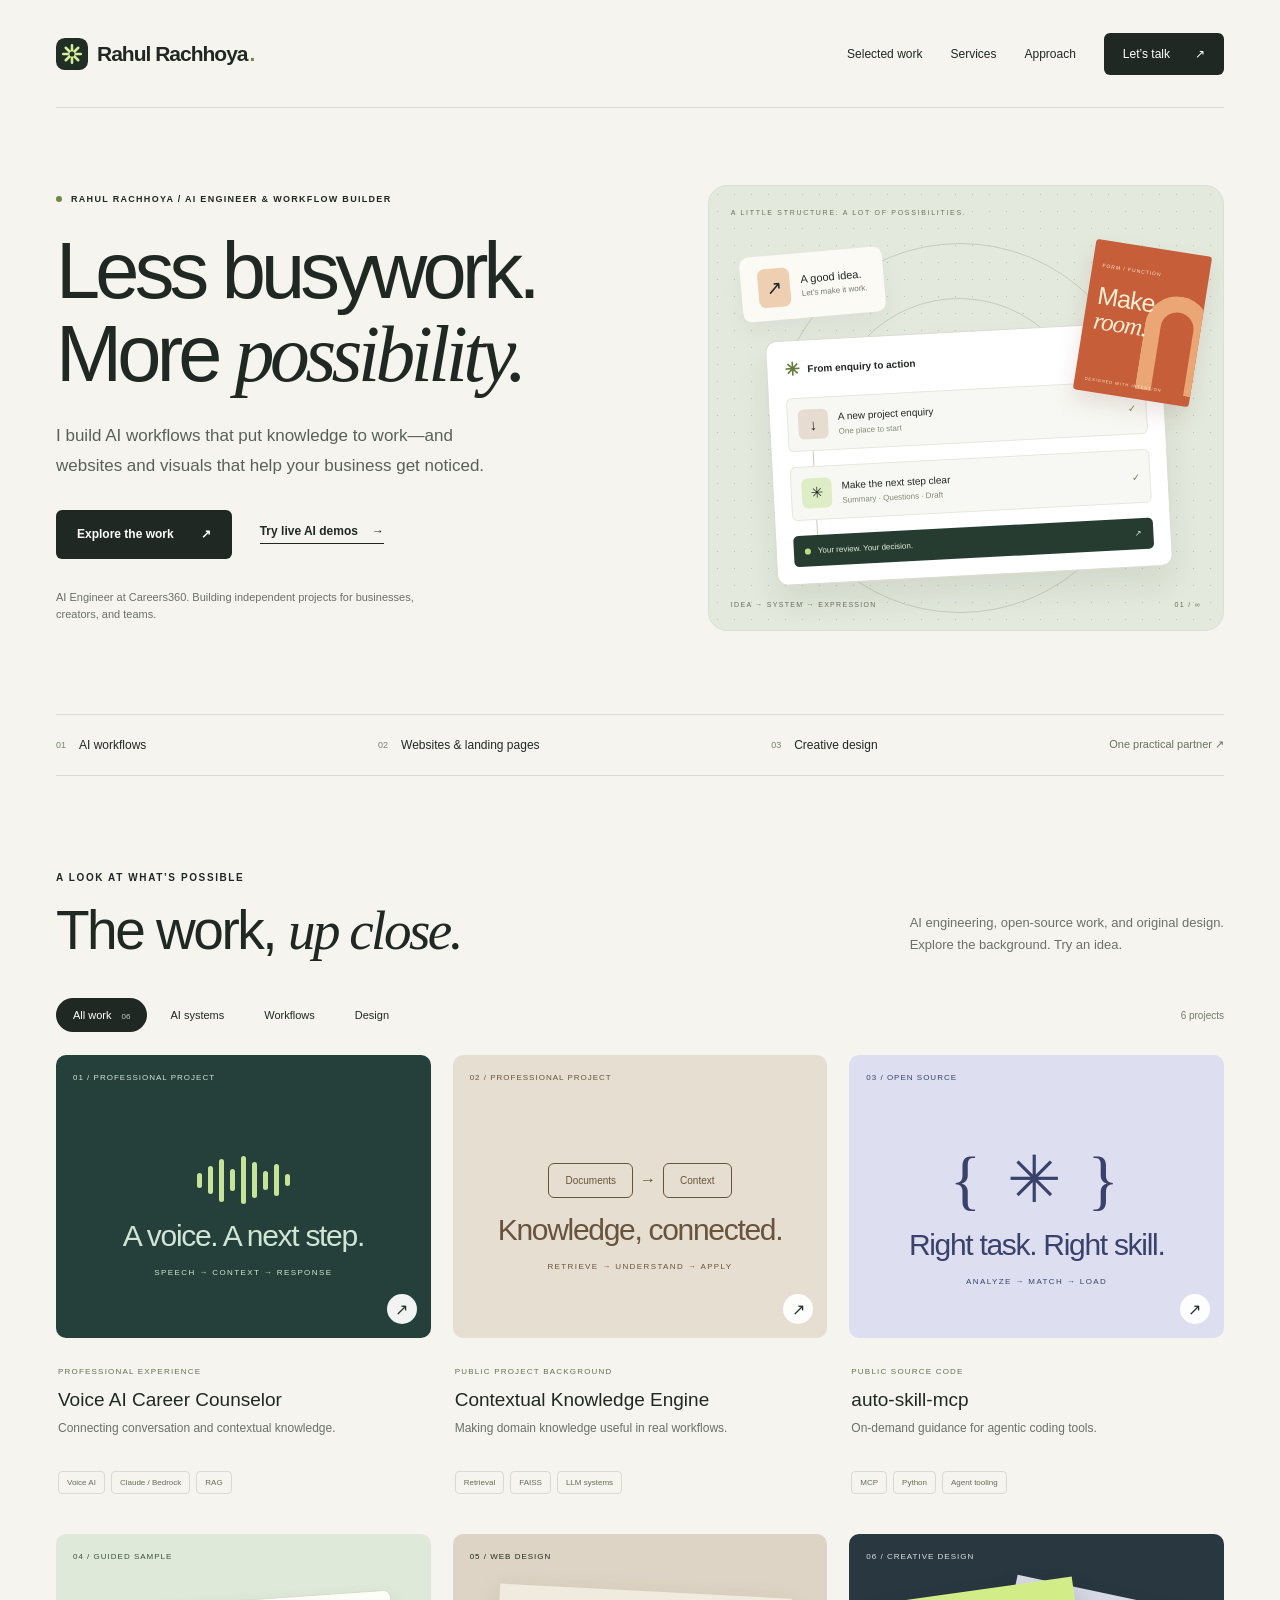
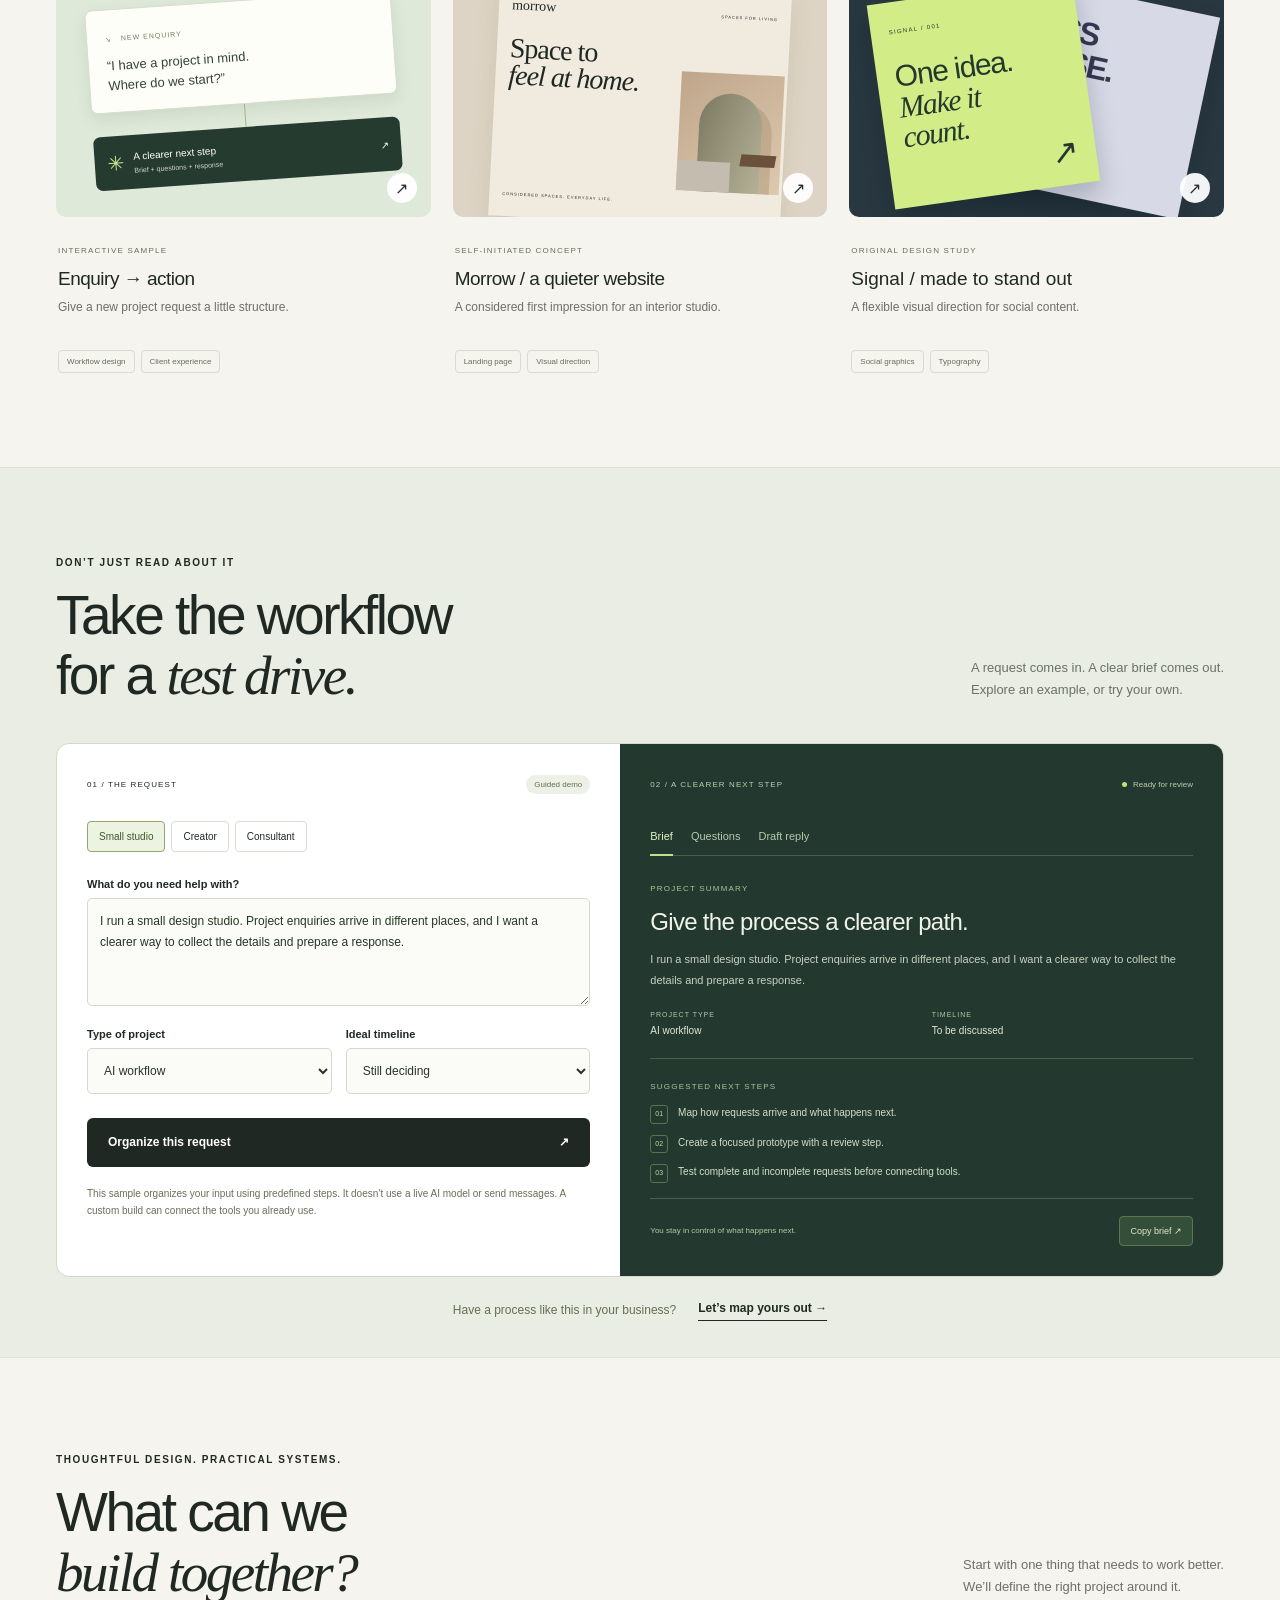
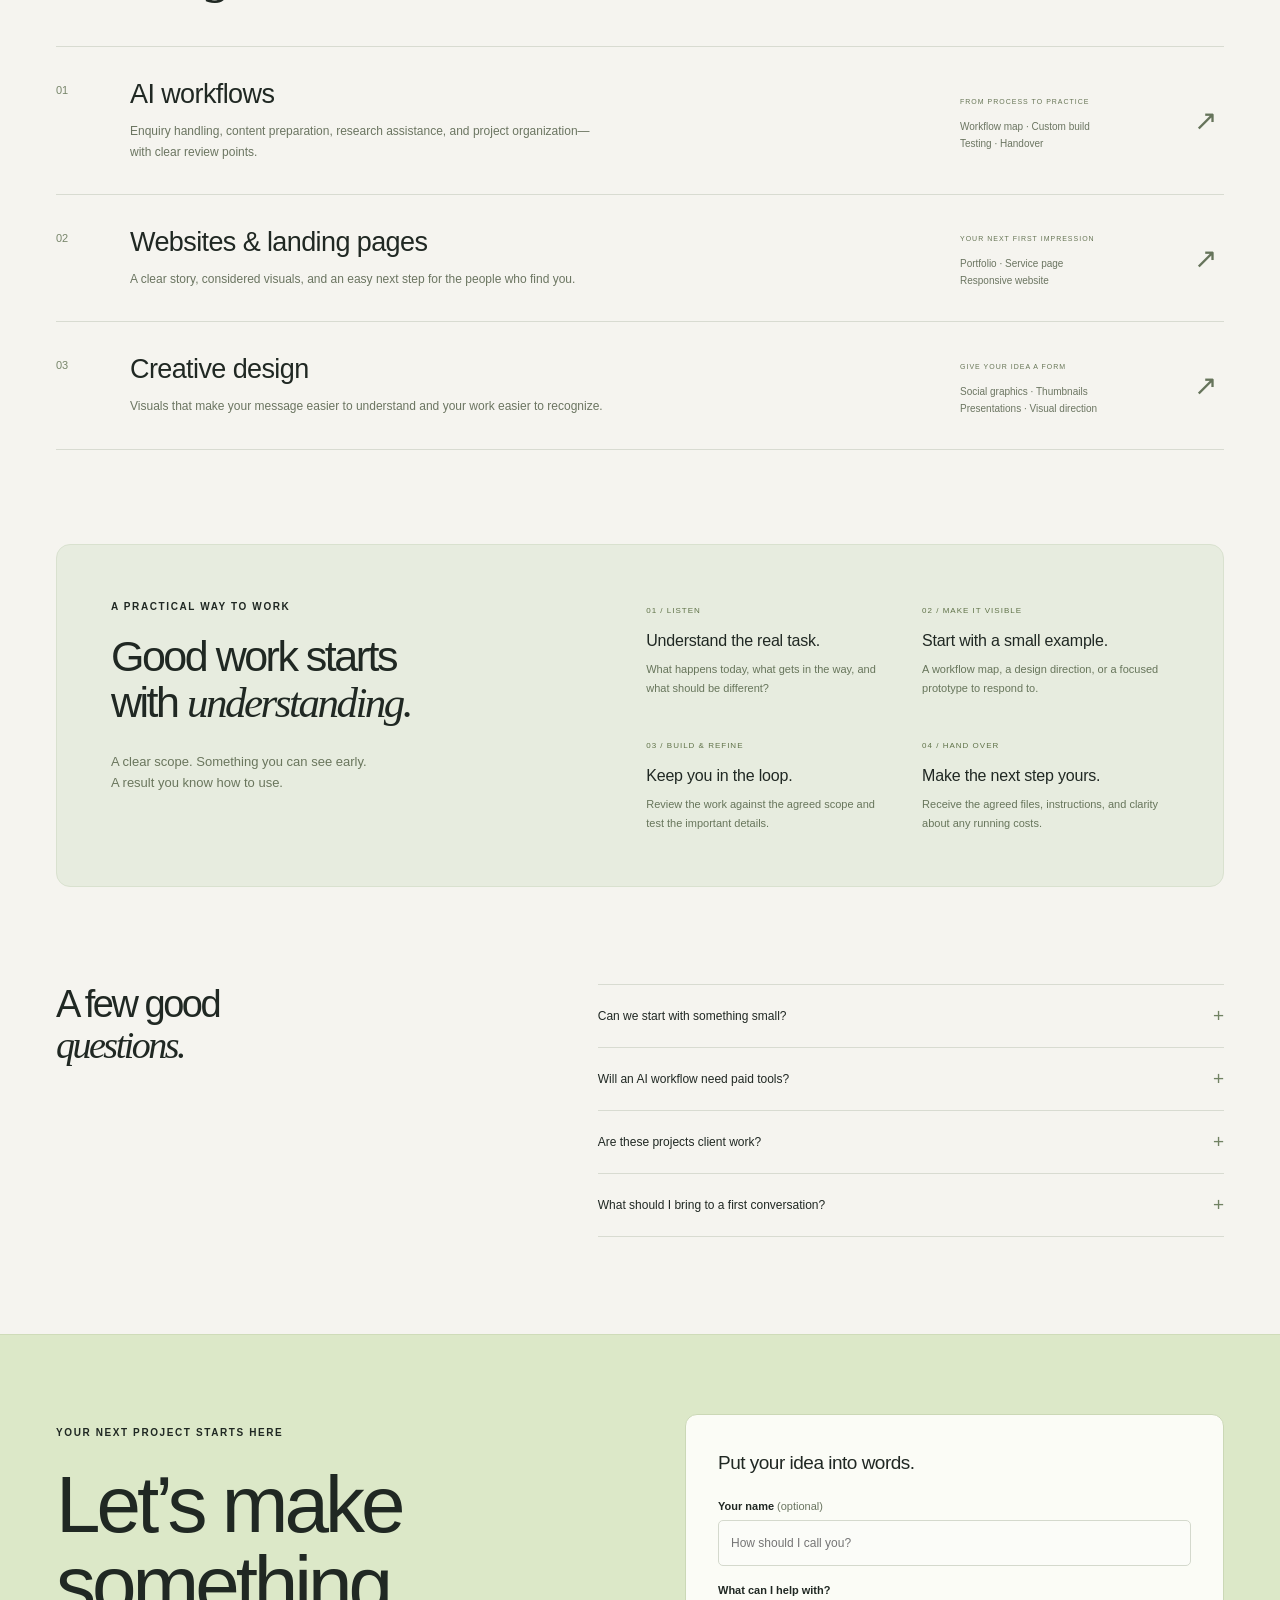
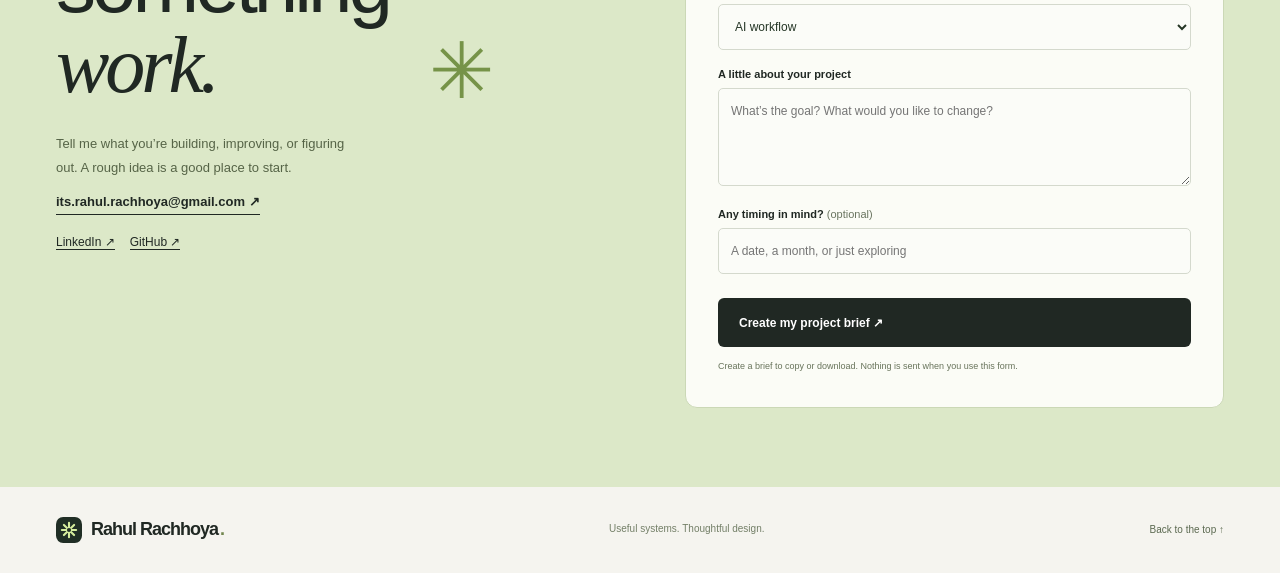
<file: index.html>
<!doctype html>
<html lang="en">
<head>
  <meta charset="UTF-8">
  <meta name="viewport" content="width=device-width, initial-scale=1">
  <meta name="theme-color" content="#f5f4ef">
  <meta name="description" content="Custom AI workflows, thoughtful websites, and creative design. Explore original work, try an enquiry workflow, and put your next project into words.">
  <title>Rahul Rachhoya — AI Workflows & Creative Design</title>
  <link rel="icon" href="assets/mark.svg" type="image/svg+xml">
  <link rel="stylesheet" href="styles.css">
  <script src="profile.js" defer></script>
  <script src="app.js" defer></script>
</head>
<body>
  <a class="skip-link" href="#main">Skip to content</a>
  <header class="site-header wrap">
    <a class="wordmark" href="#" aria-label="Home"><img src="assets/mark.svg" alt="" width="32" height="32"><span data-profile-name>Rahul Rachhoya</span><span class="wordmark-dot">.</span></a>
    <nav aria-label="Main navigation"><a href="#work">Selected work</a><a href="#services">Services</a><a href="#approach">Approach</a><a class="nav-cta" href="#start">Let’s talk <span aria-hidden="true">↗</span></a></nav>
  </header>
  <main id="main">
    <section class="hero wrap" aria-labelledby="hero-title">
      <div class="hero-copy">
        <p class="eyebrow"><span class="status-dot"></span> RAHUL RACHHOYA / AI ENGINEER & WORKFLOW BUILDER</p>
        <h1 id="hero-title">Less busywork.<br>More <em>possibility.</em></h1>
        <p class="hero-description">I build AI workflows that put knowledge to work—and websites and visuals that help your business get noticed.</p>
        <div class="hero-actions"><a class="button button-dark" href="#work">Explore the work <span aria-hidden="true">↗</span></a><a class="text-link" href="https://rahulrachhoya.is-a.dev/rahul-ai-lab/">Try live AI demos <span aria-hidden="true">→</span></a></div>
        <p class="hero-footnote">AI Engineer at Careers360. Building independent projects for businesses, creators, and teams.</p>
      </div>
      <div class="hero-art" role="img" aria-label="A project request becoming an organized plan, alongside an original design concept.">
        <div class="art-coordinate">A LITTLE STRUCTURE. A LOT OF POSSIBILITIES.</div>
        <div class="art-orbit orbit-one"></div><div class="art-orbit orbit-two"></div>
        <div class="float-note"><span class="note-icon">↗</span><div>A good idea.<small>Let’s make it work.</small></div></div>
        <div class="workflow-art">
          <div class="art-card-top"><span class="mini-mark">✳</span><span>From enquiry to action</span><span class="art-dots">•••</span></div>
          <div class="art-step"><span class="step-symbol">↓</span><div>A new project enquiry<small>One place to start</small></div><span class="step-check">✓</span></div>
          <div class="art-connector"></div>
          <div class="art-step"><span class="step-symbol green">✳</span><div>Make the next step clear<small>Summary · Questions · Draft</small></div><span class="step-check">✓</span></div>
          <div class="art-connector"></div>
          <div class="art-review"><span class="status-dot"></span>Your review. Your decision.<span>↗</span></div>
        </div>
        <div class="design-tile"><span>FORM / FUNCTION</span><strong>Make<br><em>room.</em></strong><div class="tile-arch"></div><small>DESIGNED WITH INTENTION</small></div>
        <div class="art-bottom"><span>IDEA → SYSTEM → EXPRESSION</span><span>01 / ∞</span></div>
      </div>
    </section>
    <div class="discipline-strip wrap" aria-label="Services at a glance"><span><b>01</b> AI workflows</span><span><b>02</b> Websites & landing pages</span><span><b>03</b> Creative design</span><a href="#start">One practical partner ↗</a></div>
    <section id="work" class="section wrap" aria-labelledby="work-title">
      <div class="section-heading"><div><p class="eyebrow">A LOOK AT WHAT’S POSSIBLE</p><h2 id="work-title">The work, <em>up close.</em></h2></div><p>AI engineering, open-source work, and original design.<br>Explore the background. Try an idea.</p></div>
      <div class="work-toolbar"><div class="filters" role="group" aria-label="Filter work"><button class="filter active" data-filter="all" aria-pressed="true">All work <span>06</span></button><button class="filter" data-filter="ai" aria-pressed="false">AI systems</button><button class="filter" data-filter="workflow" aria-pressed="false">Workflows</button><button class="filter" data-filter="design" aria-pressed="false">Design</button></div><span class="small-label" id="work-count" aria-live="polite">6 projects</span></div>
      <div class="work-grid">
        <article class="work-card" data-category="ai"><button class="work-image ai-image" data-open-project="voice" aria-label="Read about the Voice AI Career Counselor"><span class="project-number">01 / PROFESSIONAL PROJECT</span><div class="system-art"><div class="waveform" aria-hidden="true"><i style="--h:15px"></i><i style="--h:28px"></i><i style="--h:43px"></i><i style="--h:22px"></i><i style="--h:48px"></i><i style="--h:36px"></i><i style="--h:19px"></i><i style="--h:32px"></i><i style="--h:12px"></i></div><strong>A voice. A next step.</strong><small>SPEECH → CONTEXT → RESPONSE</small></div><span class="image-arrow" aria-hidden="true">↗</span></button><div class="work-info"><span class="project-label">PROFESSIONAL EXPERIENCE</span><h3><button class="title-button" data-open-project="voice">Voice AI Career Counselor</button></h3><p>Connecting conversation and contextual knowledge.</p><div class="tags"><span>Voice AI</span><span>Claude / Bedrock</span><span>RAG</span></div></div></article>
        <article class="work-card" data-category="ai"><button class="work-image rag-image" data-open-project="rag" aria-label="Read about the Contextual Knowledge Engine"><span class="project-number">02 / PROFESSIONAL PROJECT</span><div class="system-art"><div class="node-row"><span class="system-node">Documents</span><span>→</span><span class="system-node">Context</span></div><strong>Knowledge, connected.</strong><small>RETRIEVE → UNDERSTAND → APPLY</small></div><span class="image-arrow" aria-hidden="true">↗</span></button><div class="work-info"><span class="project-label">PUBLIC PROJECT BACKGROUND</span><h3><button class="title-button" data-open-project="rag">Contextual Knowledge Engine</button></h3><p>Making domain knowledge useful in real workflows.</p><div class="tags"><span>Retrieval</span><span>FAISS</span><span>LLM systems</span></div></div></article>
        <article class="work-card" data-category="ai"><button class="work-image mcp-image" data-open-project="mcp" aria-label="Read about the auto-skill-mcp open-source project"><span class="project-number">03 / OPEN SOURCE</span><div class="system-art"><div class="mcp-glyph" aria-hidden="true">{ ✳ }</div><strong>Right task. Right skill.</strong><small>ANALYZE → MATCH → LOAD</small></div><span class="image-arrow" aria-hidden="true">↗</span></button><div class="work-info"><span class="project-label">PUBLIC SOURCE CODE</span><h3><button class="title-button" data-open-project="mcp">auto-skill-mcp</button></h3><p>On-demand guidance for agentic coding tools.</p><div class="tags"><span>MCP</span><span>Python</span><span>Agent tooling</span></div></div></article>
        <article class="work-card" data-category="workflow">
          <a class="work-image enquiry-image" href="#demo" aria-label="Try the Enquiry to action workflow demo"><span class="project-number">04 / GUIDED SAMPLE</span><div class="enquiry-mini"><div class="mini-email"><span>↘ &nbsp; NEW ENQUIRY</span><p>“I have a project in mind.<br>Where do we start?”</p></div><div class="mini-line"></div><div class="mini-result"><span>✳</span><div>A clearer next step<small>Brief + questions + response</small></div><b>↗</b></div></div><span class="image-arrow" aria-hidden="true">↗</span></a>
          <div class="work-info"><span class="project-label">INTERACTIVE SAMPLE</span><h3><a href="#demo">Enquiry → action</a></h3><p>Give a new project request a little structure.</p><div class="tags"><span>Workflow design</span><span>Client experience</span></div></div>
        </article>
        <article class="work-card" data-category="design">
          <a class="work-image morrow-image" href="morrow.html" aria-label="Explore the Morrow landing-page concept"><span class="project-number">05 / WEB DESIGN</span><div class="morrow-mini"><div class="morrow-mini-nav">morrow<span>SPACES FOR LIVING</span></div><p>Space to<br><em>feel at home.</em></p><div class="architecture"><i></i><b></b><span></span></div><small>CONSIDERED SPACES. EVERYDAY LIFE.</small></div><span class="image-arrow" aria-hidden="true">↗</span></a>
          <div class="work-info"><span class="project-label">SELF-INITIATED CONCEPT</span><h3><a href="morrow.html">Morrow / a quieter website</a></h3><p>A considered first impression for an interior studio.</p><div class="tags"><span>Landing page</span><span>Visual direction</span></div></div>
        </article>
        <article class="work-card" data-category="design">
          <button class="work-image signal-image" data-open-case="signal" aria-label="View the Signal social design concept"><span class="project-number">06 / CREATIVE DESIGN</span><div class="poster-stack"><div class="poster poster-back">LESS<br>NOISE.<small>MORE SIGNAL.</small></div><div class="poster poster-front"><span>SIGNAL / 001</span><strong>One idea.<br><em>Make it<br>count.</em></strong><b>↗</b></div></div><span class="image-arrow" aria-hidden="true">↗</span></button>
          <div class="work-info"><span class="project-label">ORIGINAL DESIGN STUDY</span><h3><button class="title-button" data-open-case="signal">Signal / made to stand out</button></h3><p>A flexible visual direction for social content.</p><div class="tags"><span>Social graphics</span><span>Typography</span></div></div>
        </article>
      </div>
    </section>
    <section id="demo" class="demo-section" aria-labelledby="demo-title"><div class="wrap">
      <div class="section-heading"><div><p class="eyebrow">DON’T JUST READ ABOUT IT</p><h2 id="demo-title">Take the workflow<br>for a <em>test drive.</em></h2></div><p>A request comes in. A clear brief comes out.<br>Explore an example, or try your own.</p></div>
      <div class="demo-shell">
        <div class="demo-input">
          <div class="demo-label"><span>01 / THE REQUEST</span><span class="tiny-pill">Guided demo</span></div>
          <div class="scenario-buttons" role="group" aria-label="Load an example request"><button type="button" data-scenario="studio" class="selected" aria-pressed="true">Small studio</button><button type="button" data-scenario="creator" aria-pressed="false">Creator</button><button type="button" data-scenario="consultant" aria-pressed="false">Consultant</button></div>
          <form id="demo-form">
            <label for="demo-request">What do you need help with?</label><textarea id="demo-request" name="request" rows="4" required maxlength="1400">I run a small design studio. Project enquiries arrive in different places, and I want a clearer way to collect the details and prepare a response.</textarea>
            <div class="field-pair"><div><label for="demo-service">Type of project</label><select id="demo-service" name="service"><option value="workflow">AI workflow</option><option value="design">Design project</option><option value="combined">Workflow + design</option></select></div><div><label for="demo-timeline">Ideal timeline</label><select id="demo-timeline" name="timeline"><option value="">Still deciding</option><option>Within two weeks</option><option>Within a month</option><option>Flexible</option></select></div></div>
            <button class="button button-dark full-width" type="submit">Organize this request <span aria-hidden="true">↗</span></button>
          </form>
          <p class="demo-explanation">This sample organizes your input using predefined steps. It doesn’t use a live AI model or send messages. A custom build can connect the tools you already use.</p>
        </div>
        <div class="demo-result">
          <div class="demo-label"><span>02 / A CLEARER NEXT STEP</span><span class="output-state"><i></i>Ready for review</span></div>
          <div class="result-tabs" role="tablist" aria-label="Workflow results"><button id="tab-brief" role="tab" aria-selected="true" aria-controls="panel-brief" data-result="brief" tabindex="0">Brief</button><button id="tab-questions" role="tab" aria-selected="false" aria-controls="panel-questions" data-result="questions" tabindex="-1">Questions</button><button id="tab-reply" role="tab" aria-selected="false" aria-controls="panel-reply" data-result="reply" tabindex="-1">Draft reply</button></div>
          <div id="panel-brief" class="result-panel" role="tabpanel" aria-labelledby="tab-brief" tabindex="0"><p class="result-kicker">PROJECT SUMMARY</p><h3 id="result-title">A more organized enquiry process.</h3><p id="result-summary"></p><div class="result-meta"><span>PROJECT TYPE<strong id="result-service"></strong></span><span>TIMELINE<strong id="result-timeline"></strong></span></div><p class="result-kicker">SUGGESTED NEXT STEPS</p><ol id="result-steps" class="result-steps"></ol></div>
          <div id="panel-questions" class="result-panel" role="tabpanel" aria-labelledby="tab-questions" tabindex="0" hidden><p class="result-kicker">CLARIFY BEFORE BUILDING</p><h3>A few things to establish.</h3><ul id="result-questions" class="question-list"></ul></div>
          <div id="panel-reply" class="result-panel" role="tabpanel" aria-labelledby="tab-reply" tabindex="0" hidden><p class="result-kicker">A STARTING POINT, IN YOUR WORDS</p><h3>A reply you can review.</h3><p id="result-reply" class="reply-text"></p></div>
          <div class="result-footer"><span>You stay in control of what happens next.</span><button type="button" id="copy-demo">Copy brief ↗</button></div><p class="sr-only" id="demo-status" role="status"></p>
        </div>
      </div>
      <div class="demo-followup"><p>Have a process like this in your business?</p><a class="text-link" href="#start" data-interest="AI workflow">Let’s map yours out →</a></div>
    </div></section>
    <section id="services" class="section wrap" aria-labelledby="services-title">
      <div class="section-heading"><div><p class="eyebrow">THOUGHTFUL DESIGN. PRACTICAL SYSTEMS.</p><h2 id="services-title">What can we<br><em>build together?</em></h2></div><p>Start with one thing that needs to work better.<br>We’ll define the right project around it.</p></div>
      <div class="service-list">
        <a class="service-row" href="#start" data-interest="AI workflow"><span class="service-number">01</span><div><h3>AI workflows</h3><p>Enquiry handling, content preparation, research assistance, and project organization—with clear review points.</p></div><div class="service-deliverable"><span>FROM PROCESS TO PRACTICE</span><p>Workflow map · Custom build<br>Testing · Handover</p></div><span class="service-arrow" aria-hidden="true">↗</span></a>
        <a class="service-row" href="#start" data-interest="Website or landing page"><span class="service-number">02</span><div><h3>Websites & landing pages</h3><p>A clear story, considered visuals, and an easy next step for the people who find you.</p></div><div class="service-deliverable"><span>YOUR NEXT FIRST IMPRESSION</span><p>Portfolio · Service page<br>Responsive website</p></div><span class="service-arrow" aria-hidden="true">↗</span></a>
        <a class="service-row" href="#start" data-interest="Creative design"><span class="service-number">03</span><div><h3>Creative design</h3><p>Visuals that make your message easier to understand and your work easier to recognize.</p></div><div class="service-deliverable"><span>GIVE YOUR IDEA A FORM</span><p>Social graphics · Thumbnails<br>Presentations · Visual direction</p></div><span class="service-arrow" aria-hidden="true">↗</span></a>
      </div>
    </section>
    <section id="approach" class="approach-section wrap" aria-labelledby="approach-title"><div class="approach-intro"><p class="eyebrow">A PRACTICAL WAY TO WORK</p><h2 id="approach-title">Good work starts<br>with <em>understanding.</em></h2><p>A clear scope. Something you can see early. A result you know how to use.</p></div><ol class="approach-steps"><li><span>01 / LISTEN</span><h3>Understand the real task.</h3><p>What happens today, what gets in the way, and what should be different?</p></li><li><span>02 / MAKE IT VISIBLE</span><h3>Start with a small example.</h3><p>A workflow map, a design direction, or a focused prototype to respond to.</p></li><li><span>03 / BUILD & REFINE</span><h3>Keep you in the loop.</h3><p>Review the work against the agreed scope and test the important details.</p></li><li><span>04 / HAND OVER</span><h3>Make the next step yours.</h3><p>Receive the agreed files, instructions, and clarity about any running costs.</p></li></ol></section>
    <section class="faq-section wrap" aria-labelledby="faq-title"><h2 id="faq-title">A few good <em>questions.</em></h2><div class="faq-list">
      <details><summary>Can we start with something small?<span aria-hidden="true">+</span></summary><p>Yes. A single process, one landing page, or a set of visuals is a useful starting point. We’ll agree on what’s included before work begins.</p></details>
      <details><summary>Will an AI workflow need paid tools?<span aria-hidden="true">+</span></summary><p>It depends on the job and your existing tools. Any hosting, model, or other service costs should be identified in the project scope before you commit.</p></details>
      <details><summary>Are these projects client work?<span aria-hidden="true">+</span></summary><p>The AI projects link to my public professional background and open-source work. The landing page and graphics are original design concepts, and the enquiry tool is a guided sample. Each project is labeled so you can see its context.</p></details>
      <details><summary>What should I bring to a first conversation?<span aria-hidden="true">+</span></summary><p>Your goal, an example of the current process or design, the tools you use, and a rough timeline. You don’t need a perfect brief to get started.</p></details>
    </div></section>
    <section id="start" class="contact-section" aria-labelledby="contact-title"><div class="wrap contact-grid">
      <div class="contact-copy"><p class="eyebrow">YOUR NEXT PROJECT STARTS HERE</p><h2 id="contact-title">Let’s make<br>something<br><em>work.</em><span class="contact-star" aria-hidden="true">✳</span></h2><p>Tell me what you’re building, improving, or figuring out. A rough idea is a good place to start.</p><div id="direct-contact" hidden><a id="contact-email" class="text-link"></a></div><div id="social-links" class="social-links"></div></div>
      <div class="brief-card">
        <form id="contact-form"><p class="brief-title">Put your idea into words.</p>
          <label for="client-name">Your name <span>(optional)</span></label><input id="client-name" name="name" autocomplete="name" maxlength="100" placeholder="How should I call you?">
          <label for="client-service">What can I help with?</label><select id="client-service" name="service"><option>AI workflow</option><option>Website or landing page</option><option>Creative design</option><option>A combined project</option><option>Let’s figure it out</option></select>
          <label for="client-idea">A little about your project</label><textarea id="client-idea" name="idea" required rows="3" maxlength="2500" placeholder="What’s the goal? What would you like to change?"></textarea>
          <label for="client-deadline">Any timing in mind? <span>(optional)</span></label><input id="client-deadline" name="deadline" maxlength="150" placeholder="A date, a month, or just exploring">
          <button class="button button-dark full-width" type="submit">Create my project brief ↗</button><p class="form-note">Create a brief to copy or download. Nothing is sent when you use this form.</p>
        </form>
        <div id="brief-result" hidden><p class="eyebrow">YOUR IDEA, READY TO SHARE</p><h3 tabindex="-1" id="brief-result-title">A good place to start.</h3><pre id="brief-text"></pre><div class="brief-actions"><button class="button button-dark" id="copy-contact" type="button">Copy brief</button><button class="button button-light" id="download-contact" type="button">Download</button><a class="button button-dark" id="email-brief" hidden>Open email draft ↗</a></div><button class="text-link edit-brief" id="edit-brief" type="button">← Edit my brief</button></div><p id="contact-status" class="form-status" role="status"></p>
      </div>
    </div></section>
  </main>
  <footer class="site-footer wrap"><a class="wordmark" href="#"><img src="assets/mark.svg" alt="" width="26" height="26"><span data-profile-name>Rahul Rachhoya</span><span class="wordmark-dot">.</span></a><p>Useful systems. Thoughtful design.</p><a href="#main">Back to the top ↑</a></footer>
  <dialog id="project-dialog" aria-labelledby="project-title"><button class="dialog-close" type="button" aria-label="Close project details">×</button><div class="project-dialog-copy"><p class="eyebrow" id="project-eyebrow"></p><h2 id="project-title"></h2><p id="project-intro"></p><dl id="project-details"></dl><a class="button button-dark" id="project-source-link" target="_blank" rel="noopener noreferrer"></a><p class="project-source">Summarized from my public project descriptions. The artwork on these cards illustrates the idea; it is not a screenshot of an employer’s system.</p></div></dialog>
  <dialog id="case-dialog" aria-labelledby="case-title"><button class="dialog-close" type="button" aria-label="Close project">×</button><div class="case-layout"><div class="case-art"><img src="assets/signal-poster.svg" alt="Original Signal poster: One idea. Make it count."></div><div class="case-copy"><p class="eyebrow">ORIGINAL DESIGN STUDY / 06</p><h2 id="case-title">One idea.<br><em>A clear signal.</em></h2><p>A visual direction for a creator who wants their posts to feel like part of the same story.</p><dl><dt>The idea</dt><dd>A small palette, confident typography, and a repeatable grid give different messages a shared identity.</dd><dt>What’s here</dt><dd>An original vector poster, a second layout direction, and social-card previews. A self-initiated sample, not a commissioned campaign.</dd></dl><a class="button button-dark" href="assets/signal-poster.svg" download="signal-original-poster.svg">Download the sample ↓</a><a class="text-link case-contact" href="#start" data-interest="Creative design">Discuss a design project →</a></div></div></dialog>
</body>
</html>
</file>
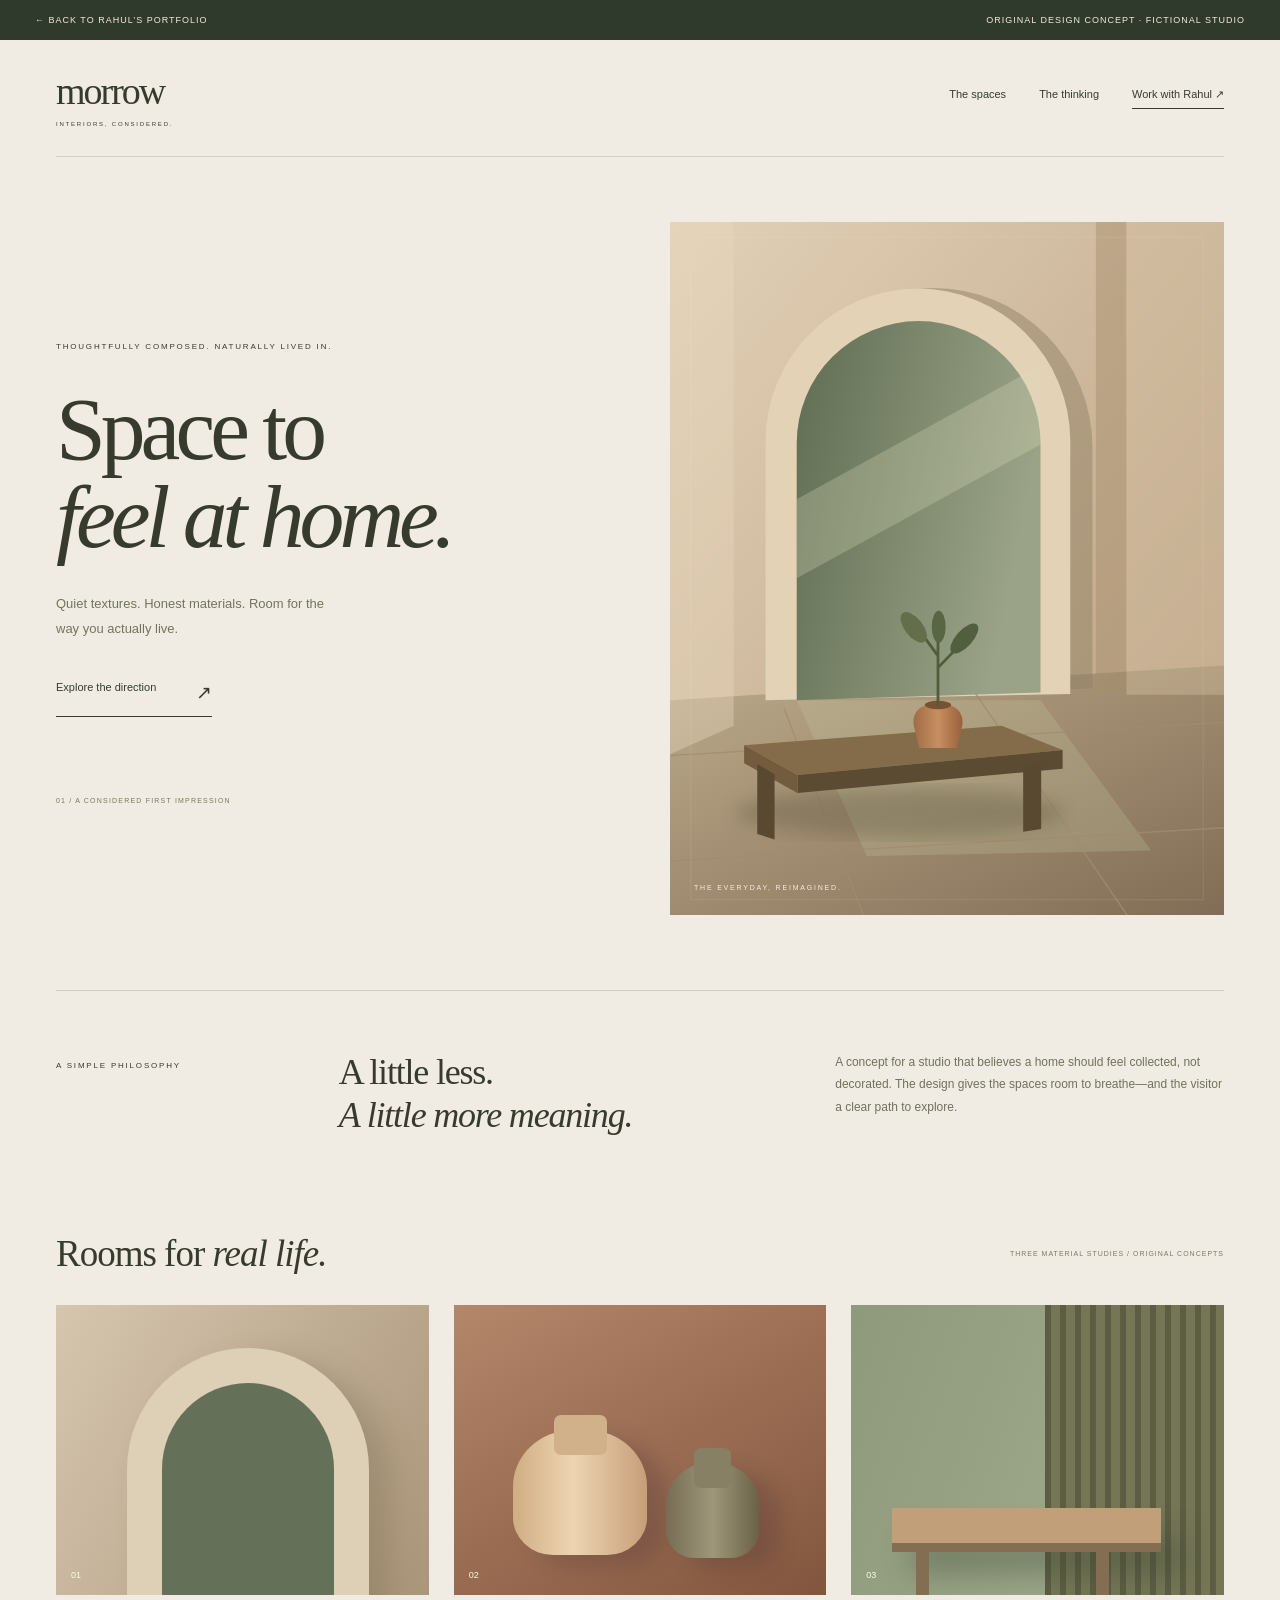
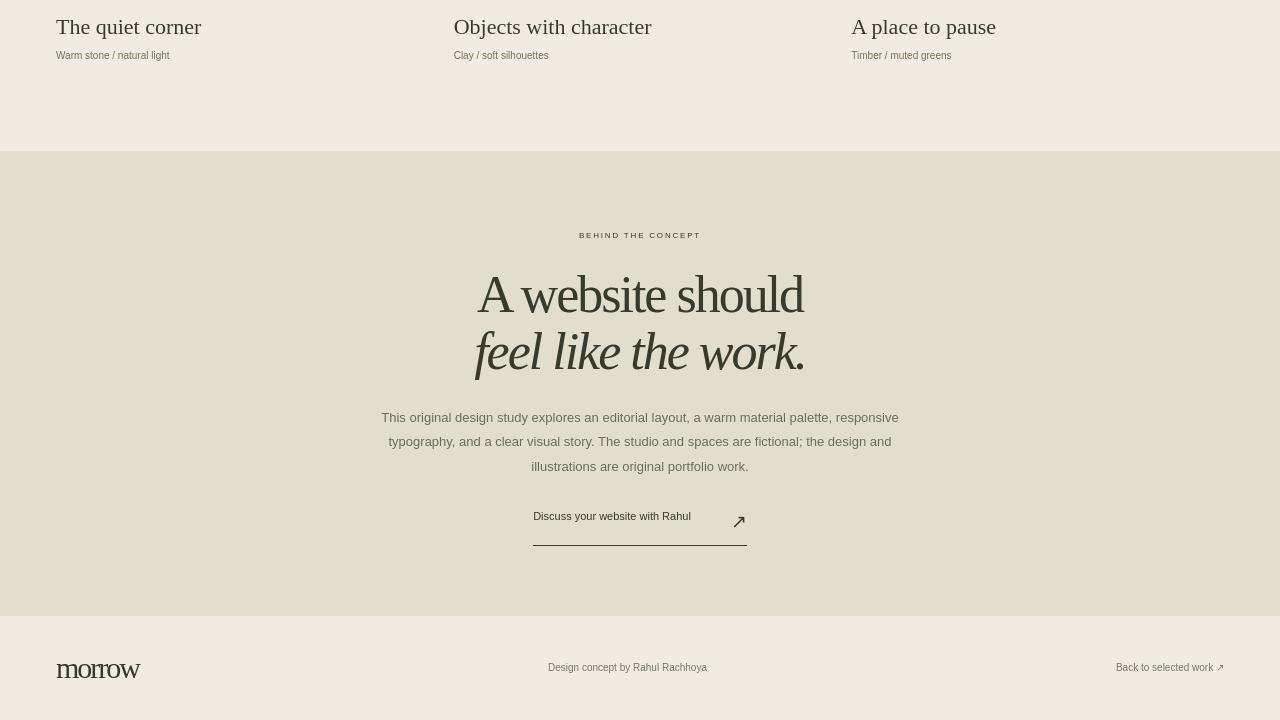
<file: morrow.html>
<!doctype html>
<html lang="en">
<head><meta charset="UTF-8"><meta name="viewport" content="width=device-width,initial-scale=1"><meta name="description" content="Morrow: an original interior-studio landing-page concept by Rahul Rachhoya."><title>Morrow — A web design concept by Rahul Rachhoya</title><link rel="icon" href="assets/mark.svg"><link rel="stylesheet" href="morrow.css"></head>
<body>
  <a class="concept-bar" href="index.html#work"><span>← BACK TO RAHUL’S PORTFOLIO</span><span>ORIGINAL DESIGN CONCEPT · FICTIONAL STUDIO</span></a>
  <header class="m-wrap"><a class="m-logo" href="#">morrow<span>INTERIORS, CONSIDERED.</span></a><nav aria-label="Concept navigation"><a href="#spaces">The spaces</a><a href="#philosophy">The thinking</a><a href="index.html#start">Work with Rahul ↗</a></nav></header>
  <main>
    <section class="m-hero m-wrap"><div class="m-hero-copy"><p class="m-label">THOUGHTFULLY COMPOSED. NATURALLY LIVED IN.</p><h1>Space to<br><em>feel at home.</em></h1><p>Quiet textures. Honest materials. Room for the way you actually live.</p><a class="m-link" href="#spaces">Explore the direction <span>↗</span></a><span class="m-index">01 / A CONSIDERED FIRST IMPRESSION</span></div><div class="m-hero-image"><img src="assets/morrow-room.svg" alt="Original architectural illustration of an arched room with warm stone, a green wall, and a low bench."><span>THE EVERYDAY, REIMAGINED.</span></div></section>
    <section id="philosophy" class="m-philosophy m-wrap"><p class="m-label">A SIMPLE PHILOSOPHY</p><h2>A little less.<br><em>A little more meaning.</em></h2><p>A concept for a studio that believes a home should feel collected, not decorated. The design gives the spaces room to breathe—and the visitor a clear path to explore.</p></section>
    <section id="spaces" class="m-spaces m-wrap"><div class="m-heading"><h2>Rooms for <em>real life.</em></h2><span>THREE MATERIAL STUDIES / ORIGINAL CONCEPTS</span></div><div class="m-space-grid">
      <article><div class="material material-stone"><div class="stone-arch"></div><span>01</span></div><h3>The quiet corner</h3><p>Warm stone / natural light</p></article>
      <article><div class="material material-earth"><div class="vase vase-one"></div><div class="vase vase-two"></div><span>02</span></div><h3>Objects with character</h3><p>Clay / soft silhouettes</p></article>
      <article><div class="material material-green"><div class="slat"></div><div class="bench"></div><span>03</span></div><h3>A place to pause</h3><p>Timber / muted greens</p></article>
    </div></section>
    <section class="m-note"><div class="m-wrap"><p class="m-label">BEHIND THE CONCEPT</p><h2>A website should<br><em>feel like the work.</em></h2><p>This original design study explores an editorial layout, a warm material palette, responsive typography, and a clear visual story. The studio and spaces are fictional; the design and illustrations are original portfolio work.</p><a class="m-link" href="index.html#start">Discuss your website with Rahul <span>↗</span></a></div></section>
  </main>
  <footer class="m-wrap"><span class="m-logo">morrow</span><p>Design concept by Rahul Rachhoya</p><a href="index.html#work">Back to selected work ↗</a></footer>
</body>
</html>
</file>
<file: styles.css>
@charset "UTF-8";
:root{--paper:#f5f4ef;--ink:#202823;--muted:#6b7068;--line:#d8dbd1;--green:#d7ee96;--sage:#e8ede1}
*{box-sizing:border-box}html{scroll-behavior:smooth;scroll-padding-top:30px}body{margin:0;background:var(--paper);color:var(--ink);font-family:Arial,Helvetica,sans-serif;-webkit-font-smoothing:antialiased}body:has(dialog[open]){overflow:hidden}a{color:inherit;text-decoration:none}button,input,textarea,select{font:inherit}button{cursor:pointer;color:inherit;border:0}button,a{touch-action:manipulation}img,svg{max-width:100%;display:block}[hidden]{display:none!important}:focus-visible{outline:3px solid #7e903e;outline-offset:5px}p{line-height:1.65}h1,h2,h3,p{margin-top:0}h2{font-size:clamp(36px,4.3vw,62px);font-weight:500;letter-spacing:-2.5px;line-height:1.08;margin-bottom:0}h2 em,h1 em{font-family:Georgia,serif;font-weight:400}h3{font-size:23px;font-weight:500;letter-spacing:-.6px}.title-button{padding:0;background:transparent;font:inherit;text-align:left}a:hover,.title-button:hover{color:#5d6f44}.wrap{width:min(1280px,calc(100% - 112px));margin-inline:auto}.eyebrow{font-size:10px;letter-spacing:1.6px;font-weight:700;line-height:1.6;margin-bottom:24px}.site-header{display:flex;align-items:center;justify-content:space-between;height:108px;border-bottom:1px solid var(--line);gap:20px}.wordmark{display:flex;align-items:center;gap:9px;font-size:21px;font-weight:700;letter-spacing:-1px}.wordmark-dot{color:#72864e;margin-left:-7px}.site-header nav{display:flex;align-items:center;gap:28px;font-size:12px}.nav-cta{display:flex;gap:25px;background:var(--ink);color:#fff;padding:14px 19px;border-radius:6px}.nav-cta:hover{background:#3a4b3d;color:#fff}
.hero{display:grid;grid-template-columns:1.17fr 1fr;gap:48px;align-items:center;padding-top:77px;padding-bottom:83px}.hero-copy .eyebrow{display:flex;gap:9px;align-items:center;letter-spacing:1.3px;font-size:9px}.status-dot{display:inline-block;width:6px;height:6px;background:#6d8745;border-radius:50%;flex-shrink:0}h1{font-size:clamp(52px,6.2vw,89px);letter-spacing:-4.8px;font-weight:500;line-height:1.04;margin-bottom:26px}h1 em{letter-spacing:-4.5px}.hero-description{color:#596157;font-size:17px;line-height:1.75;max-width:430px;margin-bottom:29px}.hero-actions{display:flex;align-items:center;gap:28px}.button{display:inline-flex;justify-content:center;align-items:center;gap:27px;min-height:49px;padding:15px 21px;border-radius:6px;font-size:12px;font-weight:600;line-height:1.35;transition:background .2s,transform .2s}.button:hover{transform:translateY(-2px)}.button-dark{background:var(--ink);color:#fff}.button-dark:hover{background:#385141;color:#fff}.button-light{background:#edf0e6;border:1px solid #d1d6c8;color:var(--ink)}.text-link{font-size:12px;font-weight:600;background:none;padding:0;border-bottom:1px solid currentColor;padding-bottom:5px;display:inline-flex;gap:14px;align-items:center}.hero-footnote{color:var(--muted);font-size:11px;max-width:370px;margin:30px 0 0;line-height:1.6}
.hero-art{height:446px;background:#e3e9dd;border-radius:19px;position:relative;overflow:hidden;background-image:radial-gradient(#b9c4b0 .65px,transparent .65px);background-size:17px 17px;border:1px solid #d9e1d1}.art-coordinate{position:absolute;top:23px;left:22px;font-size:7px;letter-spacing:1.7px;color:#697660}.art-orbit{position:absolute;border:1px solid #c5cdbd;border-radius:50%;width:370px;height:370px;left:66px;top:57px}.orbit-two{width:260px;height:260px;left:120px;top:112px}.float-note{display:flex;gap:11px;align-items:center;position:absolute;left:32px;top:66px;background:#fbfaf5;padding:13px 17px;border-radius:9px;box-shadow:0 12px 22px #2838270b;font-size:11px;transform:rotate(-5deg);z-index:2}.float-note small{display:block;font-size:8px;color:#757c70;margin-top:4px}.note-icon{background:#efcfb1;border-radius:7px;padding:8px;font-size:19px}.workflow-art{position:absolute;left:12%;top:145px;width:77%;background:#fff;border:1px solid #d9ddd1;border-radius:11px;padding:17px;box-shadow:0 18px 30px #2c412517;transform:rotate(-3deg);z-index:3}.art-card-top{display:flex;align-items:center;gap:8px;font-size:10px;font-weight:600;margin-bottom:18px}.mini-mark{font-size:18px;color:#637b3b}.art-dots{margin-left:auto;font-size:8px;letter-spacing:1px;color:#929787}.art-step{display:flex;align-items:center;gap:10px;background:#f7f8f3;border:1px solid #e5e8de;border-radius:6px;padding:11px 10px;font-size:10px}.step-symbol{font-size:15px;background:#e6ddd0;display:grid;place-items:center;width:30px;height:30px;border-radius:6px}.step-symbol.green{background:#deedc5}.art-step small{display:block;color:#828b79;font-size:8px;margin-top:5px}.step-check{margin-left:auto;font-size:10px;color:#6e854d}.art-connector{width:1px;height:15px;background:#c1cdb6;margin-left:24px}.art-review{display:flex;align-items:center;gap:7px;background:#263c30;color:#e6eedb;font-size:8px;padding:11px;border-radius:5px}.art-review .status-dot{background:#badd85}.art-review>span:last-child{margin-left:auto}.design-tile{position:absolute;right:22px;top:61px;width:117px;height:152px;background:#c55e39;color:#ffeed3;transform:rotate(9deg);border-radius:3px;padding:13px 10px;z-index:4;box-shadow:0 11px 20px #804b3b25;overflow:hidden}.design-tile>span{font-size:5px;letter-spacing:1px}.design-tile strong{display:block;font-size:25px;line-height:1;margin-top:12px;letter-spacing:-.9px;font-weight:500;position:relative;z-index:2}.design-tile em{font-family:Georgia,serif;font-weight:400}.design-tile small{position:absolute;bottom:10px;left:10px;font-size:4px;letter-spacing:1px;z-index:2}.tile-arch{position:absolute;width:65px;height:98px;border:16px solid #eaa675;border-bottom:0;border-radius:70px 70px 0 0;right:-9px;bottom:10px}.art-bottom{position:absolute;bottom:22px;left:22px;right:22px;display:flex;justify-content:space-between;font-size:7px;letter-spacing:1.3px;color:#65745a}
.discipline-strip{border-top:1px solid var(--line);border-bottom:1px solid var(--line);display:flex;justify-content:space-between;gap:22px;padding-top:23px;padding-bottom:23px;font-size:12px}.discipline-strip>span{display:flex;align-items:center;gap:13px}.discipline-strip b{color:#79846d;font-size:9px;font-weight:400}.discipline-strip>a{font-size:11px;color:#69725f}.section{padding-top:94px;padding-bottom:94px}.section-heading{display:flex;justify-content:space-between;align-items:flex-end;gap:35px;margin-bottom:38px}.section-heading .eyebrow{margin-bottom:15px}.section-heading>p{color:var(--muted);font-size:13px;line-height:1.7;max-width:350px;margin-bottom:4px}.work-toolbar{display:flex;justify-content:space-between;align-items:center;margin:30px 0 23px}.filters{display:flex;gap:6px;flex-wrap:wrap}.filter{border:1px solid transparent;background:transparent;border-radius:30px;font-size:11px;padding:10px 16px}.filter:hover{background:#e6e9df}.filter.active{background:var(--ink);color:white}.filter span{font-size:8px;opacity:.75;margin-left:7px}.small-label{font-size:10px;color:#737b6b;white-space:nowrap}.work-grid{display:grid;grid-template-columns:repeat(3,minmax(0,1fr));gap:40px 22px}.work-card{min-width:0}.work-image{height:283px;border-radius:10px;position:relative;overflow:hidden;display:block;width:100%;text-align:left;padding:0;transition:transform .25s}.work-image:hover{transform:translateY(-4px);color:inherit}.project-number{position:absolute;top:18px;left:17px;font-size:8px;letter-spacing:1px;z-index:3}.image-arrow{position:absolute;bottom:14px;right:14px;border-radius:50%;height:30px;width:30px;display:grid;place-items:center;background:#fffffff0;font-size:16px;color:#243229}.enquiry-image{background:#dfe9da;color:#3c513e;background-image:radial-gradient(#bdcbb4 .7px,transparent .7px);background-size:16px 16px}.enquiry-mini{width:82%;margin:66px auto 0;transform:rotate(-4deg)}.mini-email{background:#fefef9;border-radius:7px;padding:17px 18px;box-shadow:0 6px 16px #2c432519;border:1px solid #d5ddcc}.mini-email>span{font-size:7px;color:#727e65;letter-spacing:1px}.mini-email p{font-size:13px;line-height:1.5;margin:11px 0 0;color:#354531}.mini-line{width:1px;height:23px;background:#a1b38e;margin:auto}.mini-result{display:flex;align-items:center;gap:9px;background:#253b2f;border-radius:7px;color:white;padding:15px 13px;font-size:10px}.mini-result>span{font-size:20px;color:#cde795}.mini-result small{display:block;font-size:7px;opacity:.8;margin-top:5px}.mini-result b{font-weight:400;margin-left:auto}.morrow-image{background:#ddd4c5}.morrow-mini{position:absolute;left:11%;right:11%;top:57px;background:#f1eadf;height:232px;box-shadow:0 5px 22px #765f3920;padding:13px;transform:rotate(3deg)}.morrow-mini-nav{display:flex;justify-content:space-between;align-items:center;font-family:Georgia,serif;font-size:14px}.morrow-mini-nav span{font:4px Arial;letter-spacing:1px}.morrow-mini>p{font:28px/.96 Georgia,serif;letter-spacing:-1px;margin-top:22px;position:relative;z-index:1}.morrow-mini>small{position:absolute;bottom:20px;font-size:4px;letter-spacing:1px}.architecture{position:absolute;width:103px;height:119px;right:3px;top:78px;background:linear-gradient(140deg,#bfa68b,#ddc9ae);overflow:hidden}.architecture>i{position:absolute;inset:20px 20px -4px;border-radius:80px 80px 0 0;background:linear-gradient(110deg,#7b7960,#b5b298);box-shadow:10px 8px 0 #99806555}.architecture>b{position:absolute;width:53px;height:30px;bottom:0;left:0;background:#c5bcb0}.architecture>span{position:absolute;bottom:27px;right:5px;width:35px;height:12px;background:#6b513b;transform:skew(-8deg)}.signal-image{background:#283740;color:#dce5e9}.poster-stack{position:absolute;inset:54px 23px 20px}.poster{position:absolute;width:63%;height:206px;box-shadow:0 14px 25px #07101935;overflow:hidden}.poster-back{right:0;top:6px;background:#d8d9e7;color:#353853;padding:27px 16px;font-weight:700;letter-spacing:-2px;font-size:32px;line-height:1;transform:rotate(12deg)}.poster-back small{font-size:6px;letter-spacing:1px;display:block;margin-top:8px}.poster-front{left:8px;top:2px;background:#d2ed87;color:#24382d;padding:18px;transform:rotate(-8deg)}.poster-front>span{font-size:6px;letter-spacing:1.3px}.poster-front strong{display:block;font-weight:500;font-size:30px;line-height:1.02;letter-spacing:-1.3px;margin-top:24px}.poster-front strong em{font-family:Georgia,serif;font-weight:400}.poster-front>b{position:absolute;bottom:14px;right:17px;font-size:33px;font-weight:400}.work-info{padding:22px 2px 0}.project-label{font-size:8px;letter-spacing:1.2px;color:#627153}.work-info h3{font-size:19px;margin:11px 0 8px;letter-spacing:-.5px}.work-info p{font-size:12px;color:var(--muted);line-height:1.6;min-height:39px;margin-bottom:13px}.tags{display:flex;gap:6px;flex-wrap:wrap}.tags span{font-size:8px;border:1px solid var(--line);padding:6px 8px;border-radius:4px;color:#646f59}
.ai-image{background:#253f3a;color:#d1e5d6}.rag-image{background:#e6ded0;color:#68533c}.mcp-image{background:#dddff0;color:#3a416b}.system-art{position:absolute;inset:75px 22px 35px;display:flex;flex-direction:column;justify-content:center;align-items:center;gap:15px}.system-art strong{font-size:30px;letter-spacing:-1.3px;font-weight:400}.system-art small{font-size:8px;letter-spacing:1.4px}.waveform{height:48px;display:flex;gap:6px;align-items:center}.waveform i{width:5px;background:#c5e399;border-radius:5px;height:var(--h,20px)}.system-node{border:1px solid currentColor;padding:11px 16px;border-radius:6px;font-size:10px}.node-row{display:flex;align-items:center;gap:7px}.mcp-glyph{font:65px/1 Georgia,serif;letter-spacing:5px}.experience-note{margin-top:35px;padding-top:24px;border-top:1px solid var(--line);display:flex;justify-content:space-between;align-items:center;gap:22px}.experience-note p{font-size:12px;color:#65725c;margin:0}.experience-note strong{color:var(--ink);font-weight:500}.experience-note a{white-space:nowrap}
.demo-section{padding:87px 0 36px;background:#e9ede3;border-top:1px solid #dde3d4;border-bottom:1px solid #dde3d4}.demo-shell{display:grid;grid-template-columns:1fr 1.07fr;border:1px solid #d2daca;border-radius:13px;overflow:hidden;background:#fff}.demo-input{padding:30px}.demo-label{font-size:8px;letter-spacing:1.1px;display:flex;align-items:center;justify-content:space-between;min-height:21px;gap:12px}.tiny-pill{font-size:8px;letter-spacing:0;border-radius:20px;padding:5px 8px;background:#edf0e7;color:#62714f}.scenario-buttons{display:flex;flex-wrap:wrap;gap:6px;margin:26px 0}.scenario-buttons button{border:1px solid #d7ddd1;border-radius:4px;font-size:10px;padding:9px 11px;background:#fff}.scenario-buttons button.selected{background:#edf3e1;border-color:#91a673;color:#3e592d}label{display:block;font-size:11px;font-weight:600;margin:18px 0 8px}label>span{font-weight:400;color:#69745f}input,select,textarea{width:100%;padding:12px;border:1px solid #d4d9cd;border-radius:5px;background:#fbfcf8;color:#253626;font-size:12px;line-height:1.7;min-width:0}textarea{resize:vertical;min-height:98px;max-height:300px}select{min-height:46px;padding-right:24px}.field-pair{display:grid;grid-template-columns:1fr 1fr;gap:14px}.full-width{width:100%;margin-top:24px;justify-content:space-between}.demo-explanation{font-size:10px;color:#647057;line-height:1.7;margin:18px 0 0}.demo-result{background:#23382e;color:#eff4e8;padding:30px;display:flex;flex-direction:column;min-width:0}.demo-result .demo-label{color:#c0ccae}.output-state{font-size:8px;letter-spacing:0;display:flex;gap:6px;align-items:center}.output-state i{height:5px;width:5px;border-radius:50%;background:#bfdf81}.result-tabs{display:flex;border-bottom:1px solid #4b5d4d;gap:18px;margin-top:23px}.result-tabs button{color:#bac8ad;background:transparent;font-size:11px;padding:12px 0;border-bottom:2px solid transparent;margin-bottom:-1px}.result-tabs button[aria-selected=true]{color:#e1f2c2;border-bottom-color:#c1df8c}.result-panel{padding-top:26px;min-height:342px}.result-kicker{font-size:8px;letter-spacing:1.2px;color:#b0c399;margin-bottom:12px}.result-panel h3{font-size:24px;line-height:1.2;letter-spacing:-.7px;font-weight:400;margin-bottom:13px}.result-panel>p:not(.result-kicker){font-size:11px;color:#c9d3c0;line-height:1.85;overflow-wrap:anywhere}.result-meta{display:grid;grid-template-columns:1fr 1fr;gap:20px;border-bottom:1px solid #4b5d4d;padding:10px 0 22px;margin-bottom:21px}.result-meta span{font-size:7px;letter-spacing:1px;color:#b6c7a8}.result-meta strong{display:block;color:#e0e9d7;letter-spacing:0;font-size:10px;margin-top:7px;font-weight:400}.result-steps{padding:0;list-style:none;counter-reset:step;margin:0}.result-steps li{font-size:10px;color:#d4dfca;counter-increment:step;display:flex;gap:10px;align-items:flex-start;margin-top:11px;line-height:1.5}.result-steps li:before{content:"0"counter(step);font-size:7px;border:1px solid #5e7050;padding:3px 4px;border-radius:3px;color:#c2dba0}.result-footer{display:flex;align-items:center;justify-content:space-between;gap:12px;border-top:1px solid #4b5d4d;padding-top:17px;margin-top:auto}.result-footer>span{font-size:8px;color:#b8c9a7;line-height:1.5}.result-footer button{white-space:nowrap;background:#334e39;color:#e0eccf;font-size:9px;padding:9px 10px;border:1px solid #607452;border-radius:4px}.question-list{padding-left:17px;color:#d4dec9}.question-list li{font-size:12px;line-height:1.7;margin:18px 0}.reply-text{white-space:pre-line}.demo-followup{display:flex;align-items:center;justify-content:center;gap:22px;padding:24px 0 0}.demo-followup>p{font-size:12px;color:#627152;margin:0}
.service-list{border-top:1px solid var(--line);margin-top:44px}.service-row{display:grid;grid-template-columns:50px 1fr 210px 30px;align-items:center;gap:24px;border-bottom:1px solid var(--line);padding:32px 0;transition:background .2s}.service-row:hover{background:#edf0e6;color:var(--ink)}.service-number{font-size:11px;color:#78866b;align-self:start;padding-top:5px}.service-row h3{font-size:27px;margin-bottom:11px}.service-row>div>p{font-size:12px;color:#6b7561;line-height:1.7;max-width:480px;margin:0}.service-deliverable>span{font-size:7px;letter-spacing:1px;color:#677656}.service-deliverable>p{font-size:10px!important;margin-top:10px!important}.service-arrow{font-size:28px;color:#66745b}.approach-section{padding:54px;background:#e7ecdf;border:1px solid #d9e1cf;border-radius:14px;display:grid;grid-template-columns:1fr 1.1fr;gap:60px}.approach-intro .eyebrow{margin-bottom:18px}.approach-intro h2{font-size:43px}.approach-intro>p:last-child{font-size:13px;color:#6a765d;max-width:260px;margin:24px 0 0}.approach-steps{display:grid;grid-template-columns:1fr 1fr;gap:36px 29px;list-style:none;padding:0;margin:0}.approach-steps li>span{font-size:8px;letter-spacing:1px;color:#607349}.approach-steps h3{font-size:16px;margin:13px 0 8px;line-height:1.4;letter-spacing:-.2px}.approach-steps p{font-size:11px;color:#67755b;line-height:1.7;margin-bottom:0}.faq-section{display:grid;grid-template-columns:1fr 1.3fr;gap:60px;padding-top:97px;padding-bottom:97px}.faq-section h2{font-size:38px;max-width:270px}.faq-list{border-top:1px solid var(--line)}details{border-bottom:1px solid var(--line)}summary{font-size:12px;padding:20px 0;cursor:pointer;display:flex;align-items:center;justify-content:space-between;gap:14px;list-style:none}summary::-webkit-details-marker{display:none}summary>span{font-size:19px;color:#718263;flex-shrink:0}details[open] summary>span{transform:rotate(45deg)}details>p{font-size:12px;color:#68735e;line-height:1.8;margin:0 30px 20px 0}
.contact-section{background:#dce8c8;border-top:1px solid #cfdcb9;padding:79px 0}.contact-grid{display:grid;grid-template-columns:minmax(0,1fr) minmax(0,1fr);gap:90px;align-items:start}.contact-grid>*{min-width:0}.contact-copy .eyebrow{margin-top:11px}.contact-copy h2{font-size:80px;line-height:1;letter-spacing:-4px;position:relative;display:inline-block}.contact-copy>p:not(.eyebrow){font-size:13px;color:#566447;max-width:300px;line-height:1.8;margin-top:27px}.contact-star{display:inline-block;font-size:78px;color:#769348;margin-left:16px;position:absolute;right:-89px;bottom:-5px}.brief-card{padding:32px;background:#fbfcf6;border:1px solid #cbd8b6;border-radius:12px}.brief-title{font-size:19px;letter-spacing:-.5px;margin-bottom:21px}.brief-card form label:first-of-type{margin-top:0}.form-note{font-size:9px;line-height:1.7;color:#68745b;margin:12px 0 0}.form-status{font-size:11px;margin:12px 0 0;color:#516335}.form-status:empty{display:none}.brief-card h3{font-size:26px;margin-bottom:20px}.brief-card pre{white-space:pre-wrap;overflow-wrap:anywhere;font:12px/1.9 Arial,sans-serif;background:#eef2e5;border-radius:6px;border:1px solid #dce3d0;padding:20px;max-height:370px;overflow:auto}.brief-actions{display:flex;flex-wrap:wrap;gap:8px}.brief-actions .button{min-height:43px;font-size:11px}.edit-brief{margin-top:24px;font-size:11px}.social-links{display:flex;gap:15px;flex-wrap:wrap;margin-top:20px}.social-links a{font-size:12px;border-bottom:1px solid}#contact-email{font-size:13px;overflow-wrap:anywhere;max-width:100%}.site-footer{display:flex;justify-content:space-between;align-items:center;gap:30px;padding-top:30px;padding-bottom:30px}.site-footer .wordmark{font-size:18px}.site-footer>p{font-size:10px;color:#737f67;margin:0}.site-footer>a:last-child{font-size:10px;color:#5b6950}.skip-link{position:absolute;top:-100px;left:12px;z-index:100;background:#202823;color:white;padding:12px}.skip-link:focus{top:12px}.sr-only{position:absolute;width:1px;height:1px;margin:-1px;padding:0;overflow:hidden;clip:rect(0,0,0,0);white-space:nowrap;border:0}
dialog{padding:0;border:1px solid #d3dcca;border-radius:16px;background:var(--paper);color:var(--ink);max-width:950px;width:calc(100% - 40px);max-height:90vh;overflow:auto}dialog::backdrop{background:#152419aa;backdrop-filter:blur(6px)}.dialog-close{position:absolute;top:14px;right:14px;background:#fffffff0;border-radius:50%;font-size:25px;height:38px;width:38px;display:grid;place-items:center;z-index:2}.case-layout{display:grid;grid-template-columns:1fr 1.15fr}.case-art{background:#293a38;display:grid;place-items:center;padding:42px}.case-art img{width:100%;max-height:460px;transform:rotate(-4deg)}.case-copy{padding:55px 38px 40px}.case-copy h2{font-size:42px}.case-copy>p:not(.eyebrow){font-size:13px;color:#69715e;line-height:1.8;margin-top:22px}.case-copy dl{margin:26px 0;font-size:12px}.case-copy dt{font-weight:600;margin-top:20px}.case-copy dd{margin:8px 0 0;line-height:1.8;color:#66725d}.case-contact{display:table;margin-top:22px}.project-dialog-copy{padding:58px;max-width:740px}.project-dialog-copy>p{font-size:14px;color:#64715a;margin-top:25px}.project-dialog-copy dl{display:grid;grid-template-columns:100px 1fr;gap:15px;margin:32px 0;font-size:12px;line-height:1.8}.project-dialog-copy dt{font-weight:600}.project-dialog-copy dd{margin:0;color:#64715a}.project-source{font-size:11px!important;border-top:1px solid var(--line);padding-top:20px}
@media(min-width:1450px){h1{font-size:89px}}@media(max-width:1100px){.wrap{width:calc(100% - 64px)}.hero{gap:28px}h1{font-size:64px;letter-spacing:-3.6px}.hero-art{height:413px}.hero-actions{gap:18px}.art-coordinate{font-size:6px}.service-row{grid-template-columns:30px 1fr 180px 24px;gap:15px}.approach-section{padding:35px;gap:30px}.approach-intro h2{font-size:37px}.contact-grid{gap:48px}.contact-copy h2{font-size:68px}.contact-star{font-size:62px;right:-66px}.work-image{height:265px}.poster-front strong{font-size:26px}.site-header nav{gap:20px}.system-art strong{font-size:26px}}
@media(max-width:850px){.site-header{height:90px}.wordmark{font-size:18px}.site-header nav>a:not(.nav-cta){display:none}.hero{grid-template-columns:1fr;gap:40px;padding-top:55px;padding-bottom:48px}.hero-copy{max-width:650px}.hero h1{font-size:76px;letter-spacing:-4px}.hero-art{height:400px;max-width:550px;width:100%;justify-self:center}.hero-description{max-width:480px}.discipline-strip{flex-wrap:wrap;justify-content:flex-start;gap:20px 35px}.discipline-strip>a{display:none}.section{padding:68px 0}.section-heading{align-items:flex-start;gap:22px}.section-heading>p{font-size:11px;max-width:230px}.work-grid{grid-template-columns:repeat(2,minmax(0,1fr))}.demo-shell{grid-template-columns:1fr}.demo-section{padding-top:65px}.result-panel{min-height:310px}.service-row{grid-template-columns:30px 1fr 24px}.service-deliverable{display:none}.approach-section{grid-template-columns:1fr;gap:35px;padding:35px}.approach-intro h2{font-size:43px}.approach-intro>p:last-child{max-width:400px}.faq-section{gap:30px;grid-template-columns:1fr 1.5fr;padding:65px 0}.faq-section h2{font-size:33px}.contact-grid{gap:35px}.contact-copy h2{font-size:55px;letter-spacing:-3px}.contact-star{font-size:43px;right:-47px}.brief-card{padding:23px}.contact-copy>p:not(.eyebrow){max-width:260px}.site-footer>p{display:none}.case-copy{padding:50px 26px 28px}.case-copy h2{font-size:34px}.case-art{padding:25px}.experience-note{align-items:flex-start}}
@media(max-width:580px){.wrap{width:calc(100% - 40px)}.site-header{height:82px}.wordmark{font-size:16px;gap:6px;letter-spacing:-.6px}.wordmark img{width:26px;height:26px}.site-header nav{gap:0}.nav-cta{padding:12px;font-size:10px;gap:13px}.hero{padding-top:42px;gap:34px}.hero h1{font-size:54px;letter-spacing:-3.2px}.hero h1 em{letter-spacing:-2.5px}.hero-copy .eyebrow{font-size:7px;letter-spacing:1px}.hero-description{font-size:15px;line-height:1.7}.hero-actions{gap:20px}.button{font-size:11px;padding:14px 17px;min-height:47px;gap:15px}.text-link{font-size:11px}.hero-footnote{font-size:10px;margin-top:23px}.hero-art{height:365px}.art-coordinate{font-size:6px;left:17px;letter-spacing:1.1px}.float-note{top:58px;left:18px;padding:10px 12px;font-size:9px}.note-icon{font-size:16px;padding:6px}.design-tile{right:12px;top:48px;transform:rotate(8deg) scale(.88);transform-origin:top right}.workflow-art{top:124px;left:7%;width:86%;padding:13px}.art-orbit{left:0;top:45px}.orbit-two{left:57px;top:90px}.art-step{padding:9px 8px;font-size:9px}.art-bottom{font-size:6px;left:17px;right:17px;bottom:19px}.discipline-strip{font-size:9px;gap:17px;padding:19px 0}.discipline-strip>span{gap:6px}.discipline-strip b{font-size:7px}h2{font-size:38px;letter-spacing:-1.7px}.section{padding:58px 0}.section-heading{flex-direction:column;gap:20px;margin-bottom:26px}.section-heading>p{font-size:12px;max-width:none}.eyebrow{font-size:8px;letter-spacing:1.3px}.work-toolbar{gap:8px;margin:23px 0}.filters{gap:3px}.filter{font-size:10px;padding:9px 11px}.small-label{font-size:8px}.work-grid{grid-template-columns:1fr;gap:35px}.work-image{height:305px}.work-info{padding-top:18px}.work-info p{min-height:0}.poster-front strong{font-size:37px}.poster{height:229px}.enquiry-mini{max-width:290px;margin-top:72px}.morrow-mini{left:14%;right:14%;top:60px;height:255px}.morrow-mini>p{font-size:34px}.architecture{width:133px;height:149px;top:92px}.system-art strong{font-size:34px}.system-art{inset:70px 20px 40px}.experience-note{flex-direction:column;gap:16px}.demo-section{padding-top:53px}.demo-input,.demo-result{padding:23px 20px}.demo-label{font-size:7px;letter-spacing:.9px}.scenario-buttons{margin:20px 0;gap:5px}.scenario-buttons button{font-size:9px;padding:9px}.field-pair{gap:10px}input,textarea,select{font-size:16px;line-height:1.5;padding:11px}label{font-size:11px}.result-panel{min-height:330px}.result-panel h3{font-size:23px}.result-panel>p:not(.result-kicker){font-size:12px}.result-steps li{font-size:11px}.result-footer{gap:10px}.result-footer>span{font-size:8px;max-width:170px}.demo-followup{flex-direction:column;gap:12px;padding-top:23px}.service-row{grid-template-columns:20px 1fr 20px;gap:13px;padding:26px 0}.service-row h3{font-size:23px}.service-row>div>p{font-size:12px}.service-number{font-size:9px}.service-arrow{font-size:24px}.approach-section{padding:28px 23px;gap:32px}.approach-intro h2{font-size:35px}.approach-steps{gap:26px 20px}.approach-steps h3{font-size:15px}.approach-steps p{font-size:11px}.faq-section{grid-template-columns:1fr;padding:57px 0;gap:26px}.faq-section h2{font-size:34px;max-width:none}summary{font-size:12px;padding:21px 0}.contact-section{padding:50px 0}.contact-grid{grid-template-columns:minmax(0,1fr);gap:35px}.contact-copy h2{font-size:clamp(50px,16vw,65px);line-height:1.01}.contact-star{font-size:50px;position:static;margin-left:14px}.contact-copy>p:not(.eyebrow){max-width:300px;font-size:13px;margin-top:21px}.brief-card{padding:25px 20px}.brief-card input,.brief-card select,.brief-card textarea{font-size:16px}.site-footer{padding:25px 0;gap:15px}.site-footer .wordmark{font-size:14px}.site-footer>a:last-child{font-size:9px}.case-layout{grid-template-columns:1fr}.case-art{padding:40px;max-height:310px;overflow:hidden}.case-art img{max-height:280px}.case-copy{padding:30px 24px}.case-copy h2{font-size:37px}.project-dialog-copy{padding:54px 25px 30px}.project-dialog-copy h2{font-size:34px}.project-dialog-copy dl{grid-template-columns:1fr;gap:7px}.project-dialog-copy dd{margin-bottom:14px}}
@media(prefers-reduced-motion:reduce){html{scroll-behavior:auto}*,*:before,*:after{transition:none!important;animation:none!important}}
</file>
<file: morrow.css>
*{box-sizing:border-box}html{scroll-behavior:smooth;scroll-padding-top:35px}body{margin:0;background:#f1ece3;color:#373b2d;font-family:Arial,sans-serif}a{color:inherit;text-decoration:none}a:hover{color:#8e6247}:focus-visible{outline:3px solid #896246;outline-offset:6px}img{max-width:100%;display:block}.m-wrap{width:min(1280px,calc(100% - 112px));margin:auto}.concept-bar{background:#303a2c;color:#f4e9d8;display:flex;justify-content:space-between;gap:20px;padding:15px 35px;font-size:9px;letter-spacing:1px}.concept-bar:hover{color:#f6efd6;background:#485342}header{height:117px;display:flex;align-items:center;justify-content:space-between;border-bottom:1px solid #d2d0c1;gap:30px}.m-logo{font:38px Georgia,serif;letter-spacing:-2px}.m-logo span{display:block;font:6px Arial;letter-spacing:1.8px;margin-top:8px}nav{display:flex;gap:33px;font-size:11px}nav a:last-child{border-bottom:1px solid;padding-bottom:7px}.m-hero{display:grid;grid-template-columns:1fr 1fr;align-items:center;gap:60px;padding-top:65px;padding-bottom:75px}.m-label{font-size:8px;letter-spacing:1.8px;line-height:1.8}.m-hero h1{font:clamp(64px,7vw,100px)/.98 Georgia,serif;letter-spacing:-5px;font-weight:400;margin:31px 0}.m-hero h1 em{font-weight:400}.m-hero-copy>p:not(.m-label){font-size:13px;line-height:1.9;color:#72745e;max-width:290px}.m-link{display:inline-flex;gap:40px;border-bottom:1px solid;padding-bottom:12px;font-size:11px;margin-top:27px}.m-link span{font-size:19px}.m-index{display:block;font-size:7px;letter-spacing:1.2px;color:#77775f;margin-top:80px}.m-hero-image{position:relative}.m-hero-image img{width:100%;aspect-ratio:4/5;object-fit:cover}.m-hero-image>span{position:absolute;bottom:24px;left:24px;font-size:7px;letter-spacing:1.8px;color:#f7eedf}.m-philosophy{border-top:1px solid #d2d0c1;display:grid;grid-template-columns:.65fr 1.2fr 1fr;gap:30px;align-items:start;padding:60px 0}.m-philosophy h2{font:36px/1.2 Georgia,serif;letter-spacing:-1.2px;margin:0}.m-philosophy>p:last-child{font-size:12px;line-height:1.9;color:#6f725e;margin:0}.m-spaces{padding:35px 0 80px}.m-heading{display:flex;justify-content:space-between;align-items:center;gap:30px;margin-bottom:30px}.m-heading h2{font:37px Georgia,serif;margin:0;letter-spacing:-1px}.m-heading>span{font-size:7px;letter-spacing:1px;color:#787a65}.m-space-grid{display:grid;grid-template-columns:repeat(3,1fr);gap:25px}.m-space-grid h3{font:22px Georgia,serif;margin:19px 0 8px}.m-space-grid p{font-size:10px;color:#73765f}.material{height:290px;position:relative;overflow:hidden}.material>span{position:absolute;bottom:15px;left:15px;font-size:9px;color:#fff9e9}.material-stone{background:linear-gradient(120deg,#d6c6ae,#aa967b)}.stone-arch{position:absolute;width:65%;height:100%;left:19%;top:15%;border:35px solid #decfb7;border-bottom:0;border-radius:150px 150px 0 0;background:#657059;box-shadow:21px 12px 30px #5e543642}.material-earth{background:linear-gradient(150deg,#b4866a,#82563e)}.vase{position:absolute;border-radius:45% 45% 30% 30%;background:linear-gradient(90deg,#d0ad82,#edd5b2 45%,#c69e79);bottom:40px;left:16%;width:36%;height:125px;box-shadow:20px 10px 20px #482e3740}.vase:before{content:"";position:absolute;top:-15px;left:30%;width:40%;height:40px;background:#d1b18a;border-radius:7px}.vase-two{left:57%;width:25%;height:95px;bottom:37px;background:linear-gradient(90deg,#766d54,#9e977a,#696247)}.vase-two:before{background:#888065}.material-green{background:linear-gradient(110deg,#8e9a7b,#a5ad91)}.slat{position:absolute;inset:0 0 0 52%;background:repeating-linear-gradient(90deg,#5c5d43 0 6px,#747656 6px 15px)}.bench{position:absolute;bottom:52px;left:11%;width:72%;height:35px;background:#c1a079;box-shadow:0 9px 0 #846e51,20px 30px 30px #34432f60}.bench:after{content:"";position:absolute;top:35px;left:9%;width:13px;height:54px;background:#846e51;box-shadow:180px 0 #846e51}.m-note{background:#e2dece;padding:70px 0}.m-note>.m-wrap{max-width:760px;text-align:center}.m-note h2{font:52px/1.1 Georgia,serif;letter-spacing:-2px;margin:23px 0}.m-note p:not(.m-label){font-size:13px;line-height:1.9;color:#68705b;max-width:560px;margin:25px auto 0}.m-note .m-link{margin-top:30px}footer{display:flex;justify-content:space-between;align-items:center;gap:25px;padding:35px 0}footer p,footer>a{font-size:10px;color:#747961}footer .m-logo{font-size:30px}
@media(max-width:900px){.m-wrap{width:calc(100% - 60px)}.m-hero{gap:30px}.m-hero h1{font-size:66px;letter-spacing:-3px}.m-philosophy{grid-template-columns:1fr 1fr}.m-philosophy>.m-label{grid-column:1/-1}.m-space-grid{gap:15px}.material{height:250px}.m-heading h2{font-size:32px}.m-index{margin-top:40px}.bench:after{box-shadow:110px 0 #846e51}}
@media(max-width:580px){.m-wrap{width:calc(100% - 40px)}.concept-bar{padding:12px 20px;flex-direction:column;gap:6px;font-size:7px}header{height:100px}.m-logo{font-size:32px}nav{gap:0}nav a:not(:last-child){display:none}nav a:last-child{font-size:10px}.m-hero{grid-template-columns:1fr;padding-top:43px;padding-bottom:45px;gap:35px}.m-hero h1{font-size:71px;letter-spacing:-3px;margin:24px 0}.m-label{font-size:7px}.m-index{margin-top:35px}.m-philosophy{grid-template-columns:1fr;gap:20px;padding:40px 0}.m-philosophy h2{font-size:38px}.m-heading{flex-direction:column;align-items:flex-start;gap:15px}.m-space-grid{grid-template-columns:1fr;gap:25px}.material{height:360px}.m-space-grid h3{font-size:25px}.m-spaces{padding:18px 0 44px}.m-note{padding:48px 0}.m-note h2{font-size:43px}.m-note p:not(.m-label){font-size:12px}.bench:after{box-shadow:205px 0 #846e51}footer{flex-wrap:wrap;gap:15px}footer p{margin:0}footer>a{flex-basis:100%;text-align:right}}
@media(prefers-reduced-motion:reduce){html{scroll-behavior:auto}}
</file>
